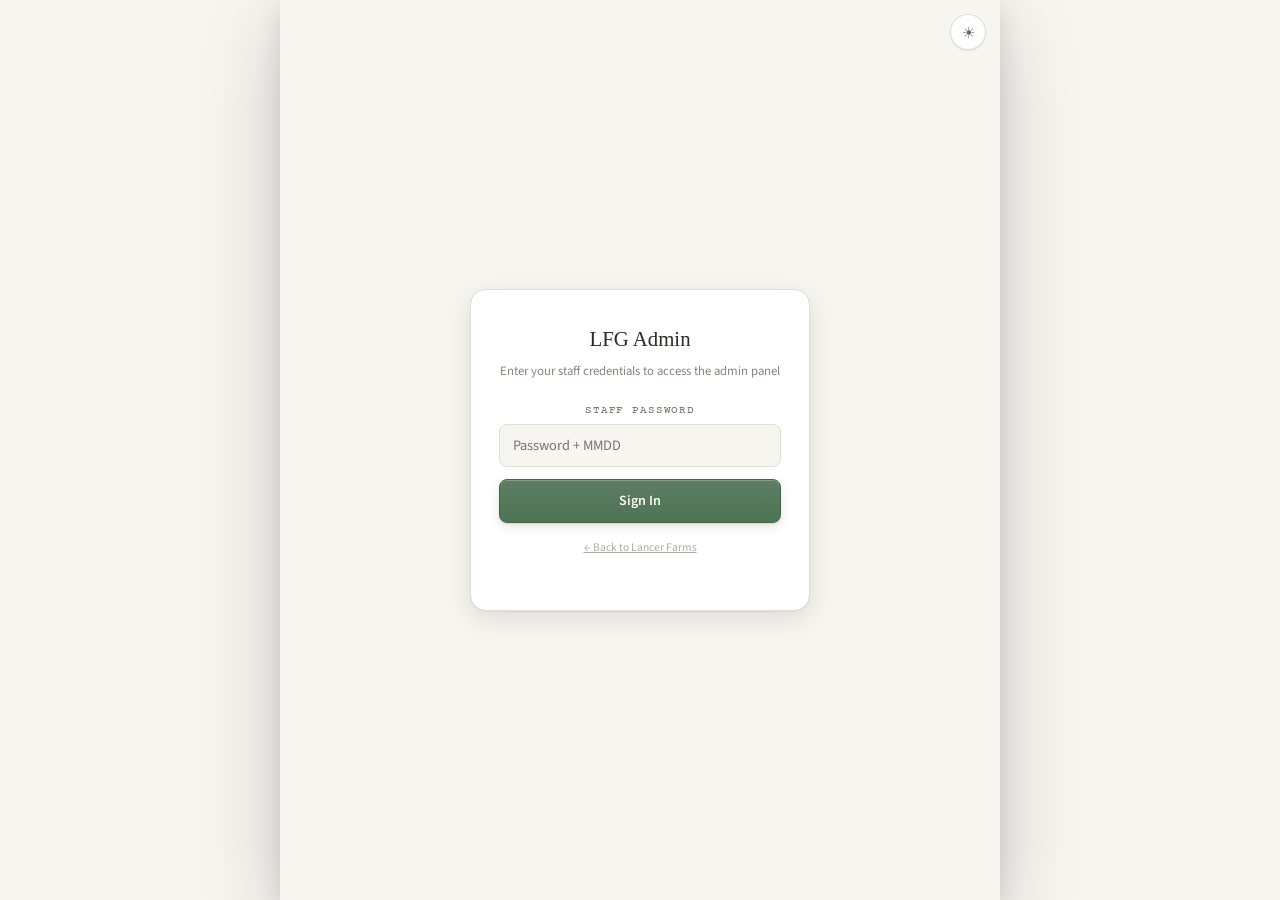
<file: admin.html>
<!DOCTYPE html>
<html lang="en">
<head>
<meta charset="UTF-8">
<meta name="viewport" content="width=device-width, initial-scale=1.0, maximum-scale=1.0">
<title>LFG Admin — Lancer Farms</title>
<link rel="stylesheet" href="lfg-theme.css">
<script>
(function(){try{
  var m = localStorage.getItem('lfg-mode');
  if (m === 'dark') document.documentElement.setAttribute('data-mode', 'dark');
}catch(e){}})();
</script>
<style>
  @import url('https://fonts.googleapis.com/css2?family=IM+Fell+English:ital@0;1&family=Source+Sans+3:wght@300;400;600&family=Courier+Prime&display=swap');

  body { display:flex; align-items:flex-start; justify-content:center; background:var(--bg); margin:0; }

  .shell { width:100%; max-width:720px; min-height:100vh; background:var(--bg); color:var(--ink); display:flex; flex-direction:column; box-shadow:0 24px 80px rgba(0,0,0,0.18),0 8px 24px rgba(0,0,0,0.10); margin:0 auto; }
  [data-mode="dark"] .shell { box-shadow:0 24px 80px rgba(0,0,0,0.7); }

  .admin-header { background:var(--surface); padding:14px 24px 0; border-bottom:var(--border-w) solid var(--card-border); position:sticky; top:0; z-index:50; }
  .admin-header-top { display:flex; align-items:center; justify-content:space-between; padding-bottom:10px; }
  .admin-header h1 { font-family:'IM Fell English',serif; font-size:1.3rem; color:var(--ink); margin:0; display:flex; align-items:center; gap:10px; }
  .admin-header h1 span { font-size:0.68rem; font-family:'Courier Prime',monospace; opacity:0.6; text-transform:uppercase; letter-spacing:0.08em; font-style:normal; }
  .admin-header-controls { display:flex; gap:8px; align-items:center; }

  .tab-bar { display:flex; gap:2px; overflow-x:auto; }
  .tab-btn { font-family:'Courier Prime',monospace; font-size:0.72rem; text-transform:uppercase; letter-spacing:0.06em; padding:10px 16px; border:none; background:none; color:var(--ink-soft); opacity:0.65; cursor:pointer; border-bottom:2px solid transparent; white-space:nowrap; transition:opacity 150ms cubic-bezier(0.4,0,0.2,1), color 150ms cubic-bezier(0.4,0,0.2,1); }
  .tab-btn.active { opacity:1; color:var(--ink); border-bottom-color:var(--accent); }
  .tab-btn:hover { opacity:0.9; }

  .tab-panel { display:none; flex:1; padding:24px; flex-direction:column; gap:16px; }
  .tab-panel.active { display:flex; }

  .card { background:var(--card); border:var(--border-w) solid var(--card-border); border-radius:12px; padding:20px; display:flex; flex-direction:column; gap:12px; box-shadow:0 1px 2px rgba(0,0,0,0.05), 0 3px 10px rgba(0,0,0,0.06); }
  [data-mode="dark"] .card { box-shadow:0 1px 2px rgba(0,0,0,0.18), 0 3px 10px rgba(0,0,0,0.20); }
  .card h3 { font-family:'IM Fell English',serif; font-size:1.05rem; color:var(--ink); margin:0; }

  .form-group { display:flex; flex-direction:column; gap:5px; }
  .form-group label { font-size:0.68rem; text-transform:uppercase; letter-spacing:0.08em; color:var(--ink-soft); font-family:'Courier Prime',monospace; }
  .form-group input, .form-group select, .form-group textarea { background:var(--bg); border:var(--border-w) solid var(--card-border); border-radius:8px; padding:10px 13px; font-size:0.9rem; font-family:inherit; color:var(--ink); outline:none; transition:border-color 150ms cubic-bezier(0.4,0,0.2,1); }
  .form-group input:focus, .form-group select:focus, .form-group textarea:focus { border-color:var(--accent-2); }
  .form-group textarea { resize:vertical; min-height:72px; }

  .form-row { display:grid; grid-template-columns:1fr 1fr; gap:12px; }
  @media(max-width:520px){ .form-row { grid-template-columns:1fr; } }

  /* ── Buttons — same layered-shadow language as the main site,
     sized for admin's compact/dense action buttons ───────── */
  .btn {
    display:inline-flex; align-items:center; justify-content:center; gap:8px;
    border:1px solid transparent; border-radius:8px;
    padding:11px 20px; font-size:0.88rem; font-weight:600; letter-spacing:-0.01em;
    font-family:var(--font-body); cursor:pointer; user-select:none;
    transition:transform 180ms cubic-bezier(0.4,0,0.2,1), box-shadow 180ms cubic-bezier(0.4,0,0.2,1), background 180ms cubic-bezier(0.4,0,0.2,1);
  }
  .btn:active { transform:translateY(0) scale(0.98); transition-duration:100ms; }

  .btn-primary {
    background:linear-gradient(180deg, color-mix(in srgb, var(--accent) 100%, white 8%), var(--accent));
    color:var(--on-accent);
    border-color:color-mix(in srgb, var(--accent) 100%, black 14%);
    box-shadow:0 1px 2px rgba(0,0,0,0.10), 0 4px 12px rgba(0,0,0,0.10), inset 0 1px 0 rgba(255,255,255,0.25);
  }
  [data-mode="dark"] .btn-primary { box-shadow:0 1px 2px rgba(0,0,0,0.18), 0 4px 12px rgba(0,0,0,0.20), inset 0 1px 0 rgba(255,255,255,0.10); }
  .btn-primary:hover { transform:translateY(-1px); background:linear-gradient(180deg, color-mix(in srgb, var(--accent) 100%, white 14%), color-mix(in srgb, var(--accent) 100%, white 4%)); }
  .btn-primary:active { background:var(--accent); box-shadow:inset 0 1px 4px rgba(0,0,0,0.22); }

  .btn-danger {
    background:linear-gradient(180deg, color-mix(in srgb, var(--alert) 100%, white 8%), var(--alert));
    color:var(--on-alert);
    border-color:color-mix(in srgb, var(--alert) 100%, black 14%);
    font-family:var(--font-body); font-size:0.78rem; padding:7px 14px;
    box-shadow:0 1px 2px rgba(0,0,0,0.10), 0 2px 8px rgba(0,0,0,0.10), inset 0 1px 0 rgba(255,255,255,0.20);
  }
  [data-mode="dark"] .btn-danger { box-shadow:0 1px 2px rgba(0,0,0,0.18), 0 2px 8px rgba(0,0,0,0.18), inset 0 1px 0 rgba(255,255,255,0.08); }
  .btn-danger:hover { transform:translateY(-1px); background:linear-gradient(180deg, color-mix(in srgb, var(--alert) 100%, white 14%), color-mix(in srgb, var(--alert) 100%, white 4%)); }
  .btn-danger:active { background:var(--alert); box-shadow:inset 0 1px 3px rgba(0,0,0,0.20); }

  .btn-success {
    background:linear-gradient(180deg, #4a9355, #3a7d44);
    color:#fff; border-color:#2e6537;
    font-family:var(--font-body); font-size:0.78rem; padding:7px 14px;
    box-shadow:0 1px 2px rgba(0,0,0,0.10), 0 2px 8px rgba(0,0,0,0.10), inset 0 1px 0 rgba(255,255,255,0.20);
  }
  [data-mode="dark"] .btn-success { box-shadow:0 1px 2px rgba(0,0,0,0.18), 0 2px 8px rgba(0,0,0,0.18), inset 0 1px 0 rgba(255,255,255,0.08); }
  .btn-success:hover { transform:translateY(-1px); background:linear-gradient(180deg, #56a161, #4a9355); }
  .btn-success:active { background:#3a7d44; box-shadow:inset 0 1px 3px rgba(0,0,0,0.20); }

  .btn-ghost {
    background:transparent; color:var(--ink);
    border:1px solid color-mix(in srgb, var(--ink) 26%, transparent);
    font-family:var(--font-body);
    box-shadow:0 1px 2px rgba(0,0,0,0.05), inset 0 1px 0 rgba(255,255,255,0.15);
  }
  [data-mode="dark"] .btn-ghost { box-shadow:0 1px 2px rgba(0,0,0,0.10), inset 0 1px 0 rgba(255,255,255,0.04); }
  .btn-ghost:hover { transform:translateY(-1px); background:color-mix(in srgb, var(--ink) 6%, transparent); border-color:color-mix(in srgb, var(--ink) 40%, transparent); }
  .btn-ghost:active { background:color-mix(in srgb, var(--ink) 10%, transparent); box-shadow:inset 0 1px 3px rgba(0,0,0,0.12); }

  .btn:disabled { cursor:not-allowed; opacity:0.5; transform:none; box-shadow:none; }

  .section-label { font-family:'Courier Prime',monospace; font-size:0.65rem; text-transform:uppercase; letter-spacing:0.1em; color:var(--ink-soft); opacity:0.7; padding-left:2px; }

  .data-list { display:flex; flex-direction:column; gap:8px; }

  .data-row { background:var(--surface); border:var(--border-w) solid var(--card-border); border-radius:8px; padding:12px 16px; display:flex; justify-content:space-between; align-items:flex-start; gap:12px; }
  .data-row.overdue { border-color:var(--alert); }
  .data-row .row-main { flex:1; min-width:0; }
  .data-row .row-title { font-size:0.92rem; font-weight:600; color:var(--ink); }
  .data-row .row-sub { font-size:0.72rem; color:var(--ink-soft); opacity:0.8; margin-top:3px; font-family:'Courier Prime',monospace; }
  .data-row .row-actions { display:flex; gap:6px; flex-shrink:0; align-items:center; flex-wrap:wrap; justify-content:flex-end; }

  .badge { font-family:'Courier Prime',monospace; font-size:0.6rem; text-transform:uppercase; letter-spacing:0.06em; padding:2px 7px; border-radius:4px; }
  .badge-new { background:var(--accent); color:var(--on-accent); }
  .badge-done { background:var(--card-border); color:var(--ink-soft); }
  .badge-urgent { background:var(--alert); color:var(--on-alert); }
  .badge-overdue { background:var(--alert); color:var(--on-alert); }
  .badge-routine { background:var(--surface); border:1px solid var(--card-border); color:var(--ink-soft); }
  .badge-recurring { background:var(--accent-2,#4a7c59); color:#fff; }
  .badge-due { background:#2d6a4f; color:#fff; }

  .empty-state { text-align:center; padding:32px; color:var(--ink-soft); opacity:0.6; font-size:0.85rem; font-style:italic; }

  .toast { position:fixed; bottom:24px; left:50%; transform:translateX(-50%) translateY(80px); background:var(--surface); color:var(--ink); padding:12px 22px; border-radius:24px; font-size:0.85rem; font-family:'Courier Prime',monospace; transition:transform 0.3s ease; z-index:999; white-space:nowrap; border:var(--border-w) solid var(--card-border); box-shadow:0 4px 16px rgba(0,0,0,0.12); }
  [data-mode="dark"] .toast { box-shadow:0 4px 16px rgba(0,0,0,0.35); }
  .toast.show { transform:translateX(-50%) translateY(0); }

  .spinner { display:inline-block; width:14px; height:14px; border:2px solid var(--card-border); border-top-color:var(--accent); border-radius:50%; animation:spin 0.6s linear infinite; vertical-align:middle; margin-right:6px; }
  @keyframes spin { to { transform:rotate(360deg); } }

  .auth-wall { flex:1; display:flex; align-items:center; justify-content:center; padding:40px 24px; position:relative; }
  .auth-card { background:var(--card); border:var(--border-w) solid var(--card-border); border-radius:16px; padding:32px 28px; max-width:340px; width:100%; text-align:center; box-shadow:0 1px 2px rgba(0,0,0,0.06), 0 8px 28px rgba(0,0,0,0.10); }
  [data-mode="dark"] .auth-card { box-shadow:0 1px 2px rgba(0,0,0,0.20), 0 8px 28px rgba(0,0,0,0.30); }
  .auth-card h2 { font-family:'IM Fell English',serif; font-size:1.3rem; margin:0 0 6px; }
  .auth-card p { font-size:0.8rem; color:var(--ink-soft); opacity:0.8; margin:0 0 20px; }

  .inventory-grid { display:grid; grid-template-columns:1fr 1fr; gap:8px; }
  @media(max-width:480px){ .inventory-grid { grid-template-columns:1fr; } }

  .inv-card { background:var(--surface); border:var(--border-w) solid var(--card-border); border-radius:8px; padding:14px; display:flex; flex-direction:column; gap:4px; }
  .inv-card.low { border-color:var(--alert); }
  .inv-card .inv-name { font-size:0.88rem; font-weight:600; color:var(--ink); }
  .inv-card .inv-qty { font-family:'Courier Prime',monospace; font-size:1.4rem; color:var(--ink); }
  .inv-card.low .inv-qty { color:var(--alert); }
  .inv-card .inv-sub { font-size:0.68rem; color:var(--ink-soft); opacity:0.7; }

  .recurring-fields { display:none; flex-direction:column; gap:12px; padding:14px; background:var(--surface); border-radius:8px; border:var(--border-w) solid var(--card-border); }
  .recurring-fields.visible { display:flex; }

  .day-checkboxes { display:flex; gap:8px; flex-wrap:wrap; }
  .day-check { display:flex; align-items:center; gap:5px; font-size:0.82rem; color:var(--ink); }
  .day-check input { width:15px; height:15px; accent-color:var(--accent); cursor:pointer; }

  .completed-by-field { display:none; }
  .completed-by-field.visible { display:flex; }

  .name-prompt { background:var(--surface); border:var(--border-w) solid var(--card-border); border-radius:12px; padding:16px; display:none; flex-direction:column; gap:10px; margin-top:4px; }
  .name-prompt.visible { display:flex; }
  .name-prompt p { font-size:0.82rem; color:var(--ink-soft); margin:0; }

  /* ── Mode toggle (light/dark) — matches index.html's control ── */
  .mode-toggle {
    width:36px; height:36px; border-radius:50%;
    background:var(--card); color:var(--ink-soft);
    border:var(--border-w) solid var(--card-border);
    font-size:15px; cursor:pointer; line-height:1;
    display:flex; align-items:center; justify-content:center; flex-shrink:0;
    box-shadow:0 1px 2px rgba(0,0,0,0.08), inset 0 1px 0 rgba(255,255,255,0.4);
    transition:transform 180ms cubic-bezier(0.4,0,0.2,1), box-shadow 180ms cubic-bezier(0.4,0,0.2,1), background 180ms cubic-bezier(0.4,0,0.2,1), color 180ms cubic-bezier(0.4,0,0.2,1);
  }
  [data-mode="dark"] .mode-toggle { box-shadow:0 1px 2px rgba(0,0,0,0.20), inset 0 1px 0 rgba(255,255,255,0.05); }
  .mode-toggle:hover { transform:translateY(-1px); color:var(--ink); box-shadow:0 3px 8px rgba(0,0,0,0.12), inset 0 1px 0 rgba(255,255,255,0.4); }
  .mode-toggle:active { transform:translateY(0) scale(0.94); box-shadow:inset 0 1px 3px rgba(0,0,0,0.18); transition-duration:100ms; }
</style>
</head>
<body>
<div class="shell" id="shell">

  <!-- AUTH WALL -->
  <div class="auth-wall" id="auth-wall">
    <button class="mode-toggle" onclick="toggleMode()" aria-label="Toggle dark mode" style="position:absolute;top:14px;right:14px;">☀</button>
    <div class="auth-card">
      <h2>LFG Admin</h2>
      <p>Enter your staff credentials to access the admin panel</p>
      <div class="form-group" style="margin-bottom:12px;">
        <label>Staff Password</label>
        <input type="password" id="auth-pw" placeholder="Password + MMDD" autocomplete="off">
      </div>
      <button class="btn btn-primary" style="width:100%;" onclick="doAuth()">Sign In</button>
      <p style="margin-top:16px;font-size:0.72rem;opacity:0.55;">
        <a href="/" style="color:var(--ink-soft);">← Back to Lancer Farms</a>
      </p>
    </div>
  </div>

  <!-- MAIN UI -->
  <div id="main-ui" style="display:none;flex-direction:column;flex:1;">

    <div class="admin-header">
      <div class="admin-header-top">
        <h1>🌿 LFG Admin <span>Lancer Farms &amp; Gardens</span></h1>
        <div class="admin-header-controls">
          <button class="mode-toggle" onclick="toggleMode()" aria-label="Toggle dark mode">☀</button>
        </div>
      </div>
      <div class="tab-bar">
        <button class="tab-btn active" onclick="switchTab('tasks',this)">Tasks</button>
        <button class="tab-btn" onclick="switchTab('inventory',this)">Inventory</button>
        <button class="tab-btn" onclick="switchTab('beds',this)">Beds</button>
        <button class="tab-btn" onclick="switchTab('requests',this)">Requests</button>
        <button class="tab-btn" onclick="switchTab('reports',this)">Reports</button>
        <button class="tab-btn" onclick="switchTab('log',this)">Field Log</button>
      </div>
    </div>

    <!-- ═══════════ TASKS ═══════════ -->
    <div class="tab-panel active" id="tab-tasks">
      <div class="card">
        <h3>Add a Task</h3>
        <div class="form-row">
          <div class="form-group">
            <label>Task Description *</label>
            <input type="text" id="t-task" placeholder="e.g. Water all Zone 2 beds">
          </div>
          <div class="form-group">
            <label>Location</label>
            <select id="t-location">
              <option value="">Not bed-specific</option>
              <option value="FARM">General Farm</option>
              <option value="SEED">Seed Station</option>
              <option value="ORCH">Orchard</option>
              <option value="COMP">Compost</option>
              <optgroup label="Zone 1"><option>1A</option><option>1B</option><option>1C</option><option>1D</option><option>1E</option><option>1F</option><option>1G</option><option>1H</option></optgroup>
              <optgroup label="Zone 2"><option>2A</option><option>2B</option><option>2C</option><option>2D</option><option>2E</option><option>2F</option></optgroup>
              <optgroup label="Zone 3"><option>3A</option><option>3B</option><option>3C</option><option>3D</option><option>3E</option><option>3F</option><option>3G</option></optgroup>
            </select>
          </div>
        </div>
        <div class="form-row">
          <div class="form-group">
            <label>Notes</label>
            <input type="text" id="t-notes" placeholder="Optional details">
          </div>
          <div class="form-group">
            <label>Frequency</label>
            <select id="t-frequency" onchange="toggleRecurring()">
              <option value="one-time">One-time</option>
              <option value="recurring">Recurring</option>
            </select>
          </div>
        </div>

        <!-- RECURRING OPTIONS -->
        <div class="recurring-fields" id="recurring-fields">
          <div class="form-group">
            <label>Schedule</label>
            <select id="t-schedule" onchange="toggleDayPicker()">
              <option value="daily">Every day</option>
              <option value="weekly">Once a week</option>
              <option value="biweekly">Multiple days per week</option>
            </select>
          </div>
          <div class="form-group" id="day-picker-single" style="display:none;">
            <label>Which day?</label>
            <select id="t-due-day-single">
              <option>Monday</option><option>Tuesday</option><option>Wednesday</option>
              <option>Thursday</option><option>Friday</option><option>Saturday</option><option>Sunday</option>
            </select>
          </div>
          <div class="form-group" id="day-picker-multi" style="display:none;">
            <label>Which days?</label>
            <div class="day-checkboxes">
              <label class="day-check"><input type="checkbox" value="Monday"> Mon</label>
              <label class="day-check"><input type="checkbox" value="Tuesday"> Tue</label>
              <label class="day-check"><input type="checkbox" value="Wednesday"> Wed</label>
              <label class="day-check"><input type="checkbox" value="Thursday"> Thu</label>
              <label class="day-check"><input type="checkbox" value="Friday"> Fri</label>
              <label class="day-check"><input type="checkbox" value="Saturday"> Sat</label>
              <label class="day-check"><input type="checkbox" value="Sunday"> Sun</label>
            </div>
          </div>
        </div>

        <button class="btn btn-primary" onclick="addTask()">Add Task</button>
      </div>

      <div class="section-label">Current Tasks</div>
      <div class="data-list" id="tasks-list"><div class="empty-state"><span class="spinner"></span> Loading…</div></div>

      <!-- NAME PROMPT for completing tasks -->
      <div class="name-prompt" id="name-prompt">
        <p>Who is completing this task?</p>
        <div class="form-group">
          <input type="text" id="completer-name" placeholder="Your first name">
        </div>
        <div style="display:flex;gap:8px;">
          <button class="btn btn-success" style="flex:1;font-family:'IM Fell English',serif;font-size:0.88rem;padding:11px;" onclick="confirmComplete()">✓ Mark Done</button>
          <button class="btn btn-ghost" style="font-size:0.82rem;" onclick="cancelComplete()">Cancel</button>
        </div>
      </div>
    </div>

    <!-- ═══════════ INVENTORY ═══════════ -->
    <div class="tab-panel" id="tab-inventory">
      <div class="card">
        <h3>Add / Update Item</h3>
        <div class="form-row">
          <div class="form-group">
            <label>Item Name *</label>
            <input type="text" id="inv-name" placeholder="e.g. Compost bags">
          </div>
          <div class="form-group">
            <label>Category</label>
            <select id="inv-cat">
              <option>Soil &amp; Amendments</option>
              <option>Seeds &amp; Starts</option>
              <option>Irrigation</option>
              <option>Hand Tools</option>
              <option>Power Equipment</option>
              <option>Other</option>
            </select>
          </div>
        </div>
        <div class="form-row">
          <div class="form-group">
            <label>Quantity</label>
            <input type="number" id="inv-qty" placeholder="0" min="0">
          </div>
          <div class="form-group">
            <label>Unit</label>
            <input type="text" id="inv-unit" placeholder="bags / units / rolls">
          </div>
        </div>
        <div class="form-row">
          <div class="form-group">
            <label>Par Level (reorder point)</label>
            <input type="number" id="inv-par" placeholder="0" min="0">
          </div>
          <div class="form-group">
            <label>Notes</label>
            <input type="text" id="inv-notes" placeholder="Storage location, vendor…">
          </div>
        </div>
        <button class="btn btn-primary" onclick="addInventoryItem()">Save Item</button>
      </div>

      <div class="section-label">Current Inventory</div>
      <div id="inventory-list"><div class="empty-state"><span class="spinner"></span> Loading…</div></div>
    </div>

    <!-- ═══════════ BEDS ═══════════ -->
    <div class="tab-panel" id="tab-beds">
      <div class="card">
        <h3>Update a Bed</h3>
        <div class="form-row">
          <div class="form-group">
            <label>Bed *</label>
            <select id="bed-id">
              <optgroup label="Zone 1"><option>1A</option><option>1B</option><option>1C</option><option>1D</option><option>1E</option><option>1F</option><option>1G</option><option>1H</option></optgroup>
              <optgroup label="Zone 2"><option>2A</option><option>2B</option><option>2C</option><option>2D</option><option>2E</option><option>2F</option></optgroup>
              <optgroup label="Zone 3"><option>3A</option><option>3B</option><option>3C</option><option>3D</option><option>3E</option><option>3F</option><option>3G</option></optgroup>
            </select>
          </div>
          <div class="form-group">
            <label>Manager Name</label>
            <input type="text" id="bed-manager" placeholder="First Last">
          </div>
        </div>
        <div class="form-row">
          <div class="form-group">
            <label>Date Planted</label>
            <input type="date" id="bed-planted">
          </div>
          <div class="form-group">
            <label>Est. Harvest Date</label>
            <input type="date" id="bed-harvest">
          </div>
        </div>
        <div class="form-group">
          <label>Bible Passage or Blessing</label>
          <textarea id="bed-blessing" placeholder="The verse displayed on this bed's page…"></textarea>
        </div>
        <div class="form-group">
          <label>Reference (e.g. Psalm 24:1)</label>
          <input type="text" id="bed-ref" placeholder="Psalm 24:1">
        </div>
        <button class="btn btn-primary" onclick="saveBed()">Save Bed</button>
      </div>

      <div class="section-label">All Beds</div>
      <div class="data-list" id="beds-list"><div class="empty-state"><span class="spinner"></span> Loading…</div></div>
    </div>

    <!-- ═══════════ REQUESTS ═══════════ -->
    <div class="tab-panel" id="tab-requests">
      <div class="card">
        <h3>Submit a Request</h3>
        <div class="form-row">
          <div class="form-group">
            <label>Your Name *</label>
            <input type="text" id="req-name" placeholder="First Last">
          </div>
          <div class="form-group">
            <label>Type</label>
            <select id="req-type">
              <option>Resupply</option><option>Repair</option><option>Planting Assistance</option><option>Infrastructure</option><option>Other</option>
            </select>
          </div>
        </div>
        <div class="form-row">
          <div class="form-group">
            <label>Bed or Zone</label>
            <select id="req-bed">
              <option value="">Not bed-specific</option>
              <optgroup label="Zone 1"><option>1A</option><option>1B</option><option>1C</option><option>1D</option><option>1E</option><option>1F</option><option>1G</option><option>1H</option></optgroup>
              <optgroup label="Zone 2"><option>2A</option><option>2B</option><option>2C</option><option>2D</option><option>2E</option><option>2F</option></optgroup>
              <optgroup label="Zone 3"><option>3A</option><option>3B</option><option>3C</option><option>3D</option><option>3E</option><option>3F</option><option>3G</option></optgroup>
            </select>
          </div>
          <div class="form-group">
            <label>Priority</label>
            <select id="req-priority">
              <option>Normal — within the week</option><option>Urgent — within 48 hours</option><option>Low — when available</option>
            </select>
          </div>
        </div>
        <div class="form-group">
          <label>What do you need? *</label>
          <textarea id="req-note" placeholder="Describe what's needed…"></textarea>
        </div>
        <button class="btn btn-primary" onclick="submitRequest()">Submit Request</button>
      </div>

      <div class="section-label">Open Requests</div>
      <div class="data-list" id="requests-list"><div class="empty-state"><span class="spinner"></span> Loading…</div></div>
    </div>

    <!-- ═══════════ REPORTS ═══════════ -->
    <div class="tab-panel" id="tab-reports">
      <div class="section-label">Open Damage Reports</div>
      <div class="data-list" id="reports-list"><div class="empty-state"><span class="spinner"></span> Loading…</div></div>

      <div class="card" style="margin-top:8px;">
        <h3>Submit a Report</h3>
        <div class="form-row">
          <div class="form-group">
            <label>Your Name</label>
            <input type="text" id="rpt-name" placeholder="First name">
          </div>
          <div class="form-group">
            <label>Bed or Area</label>
            <select id="rpt-bed">
              <option value="FARM">General Farm</option>
              <optgroup label="Zone 1"><option>1A</option><option>1B</option><option>1C</option><option>1D</option><option>1E</option><option>1F</option><option>1G</option><option>1H</option></optgroup>
              <optgroup label="Zone 2"><option>2A</option><option>2B</option><option>2C</option><option>2D</option><option>2E</option><option>2F</option></optgroup>
              <optgroup label="Zone 3"><option>3A</option><option>3B</option><option>3C</option><option>3D</option><option>3E</option><option>3F</option><option>3G</option></optgroup>
            </select>
          </div>
        </div>
        <div class="form-group">
          <label>Issue Type</label>
          <select id="rpt-type">
            <option>Damaged structure or materials</option><option>Pest or disease signs</option><option>Irrigation problem</option><option>Vandalism</option><option>Other</option>
          </select>
        </div>
        <div class="form-group">
          <label>Description *</label>
          <textarea id="rpt-desc" placeholder="Describe what you observed…"></textarea>
        </div>
        <button class="btn btn-primary" onclick="submitReport()">Submit Report</button>
      </div>
    </div>

    <!-- ═══════════ FIELD LOG ═══════════ -->
    <div class="tab-panel" id="tab-log">
      <div class="card">
        <h3>Add Log Entry</h3>
        <div class="form-row">
          <div class="form-group">
            <label>Location</label>
            <select id="log-loc">
              <option value="FARM">General Farm</option><option value="SEED">Seed Station</option><option value="ORCH">Orchard</option><option value="COMP">Compost</option>
              <optgroup label="Zone 1"><option>1A</option><option>1B</option><option>1C</option><option>1D</option><option>1E</option><option>1F</option><option>1G</option><option>1H</option></optgroup>
              <optgroup label="Zone 2"><option>2A</option><option>2B</option><option>2C</option><option>2D</option><option>2E</option><option>2F</option></optgroup>
              <optgroup label="Zone 3"><option>3A</option><option>3B</option><option>3C</option><option>3D</option><option>3E</option><option>3F</option><option>3G</option></optgroup>
            </select>
          </div>
          <div class="form-group" style="align-self:flex-end;">
            <button class="btn btn-primary" onclick="submitLog()" style="width:100%;">Add Entry</button>
          </div>
        </div>
        <div class="form-group">
          <label>What did you observe or do? *</label>
          <textarea id="log-note" placeholder="Transplanted seedlings, watered Zone 2, spotted aphids on 2C…"></textarea>
        </div>
      </div>

      <div class="section-label">Recent Log Entries</div>
      <div class="data-list" id="log-list"><div class="empty-state"><span class="spinner"></span> Loading…</div></div>
    </div>

  </div><!-- /main-ui -->
</div><!-- /shell -->

<div class="toast" id="toast"></div>

<script>
const API = 'https://script.google.com/macros/s/AKfycbwseMinOKfwzdSoxkL89o7YtGq2KrOD0FDemKwgkIsVhK-JU7lhGfOVAuDvUv3Qiefz_Q/exec';
const BASE_PASSWORD = 'Godisgood';
let adminPw = '';
let pendingComplete = null; // { taskName, location, isRecurring }

/* ── LIGHT / DARK MODE ── */
function toggleMode() {
  const html = document.documentElement;
  const isDark = html.getAttribute('data-mode') === 'dark';
  const next = isDark ? 'light' : 'dark';
  if (next === 'light') { html.removeAttribute('data-mode'); } else { html.setAttribute('data-mode', 'dark'); }
  try { localStorage.setItem('lfg-mode', next); } catch(e) {}
  updateModeIcons();
}
function updateModeIcons() {
  const isDark = document.documentElement.getAttribute('data-mode') === 'dark';
  document.querySelectorAll('.mode-toggle').forEach(btn => { btn.textContent = isDark ? '🌙' : '☀'; });
}

/* ── AUTH ── */
function doAuth() {
  const pw = document.getElementById('auth-pw').value.trim();
  const mmdd = pw.slice(BASE_PASSWORD.length);
  if (!pw.startsWith(BASE_PASSWORD) || !/^\d{4}$/.test(mmdd)) { showToast('Incorrect password'); return; }
  adminPw = pw;
  sessionStorage.setItem('adminToken', pw);
  document.getElementById('auth-wall').style.display = 'none';
  const mu = document.getElementById('main-ui');
  mu.style.display = 'flex';
  loadAll();
}

window.addEventListener('DOMContentLoaded', () => {
  updateModeIcons();
  const saved = sessionStorage.getItem('adminToken');
  if (saved) {
    const mmdd = saved.slice(BASE_PASSWORD.length);
    if (saved.startsWith(BASE_PASSWORD) && /^\d{4}$/.test(mmdd)) {
      adminPw = saved;
      document.getElementById('auth-wall').style.display = 'none';
      document.getElementById('main-ui').style.display = 'flex';
      loadAll();
    }
  }
  document.getElementById('auth-pw').addEventListener('keydown', e => { if (e.key === 'Enter') doAuth(); });
});

/* ── TABS ── */
function switchTab(name, btn) {
  document.querySelectorAll('.tab-panel').forEach(p => p.classList.remove('active'));
  document.querySelectorAll('.tab-btn').forEach(b => b.classList.remove('active'));
  document.getElementById('tab-' + name).classList.add('active');
  if (btn) btn.classList.add('active');
}

/* ── LOAD ALL ── */
function loadAll() { loadTasks(); loadInventory(); loadBeds(); loadRequests(); loadReports(); loadLog(); }

/* ── UTILS ── */
function showToast(msg) {
  const t = document.getElementById('toast');
  t.textContent = msg; t.classList.add('show');
  setTimeout(() => t.classList.remove('show'), 2800);
}
function fmtDate(iso) {
  if (!iso) return '—';
  try { return new Date(iso).toLocaleDateString('en-US', { month:'short', day:'numeric', year:'numeric' }); }
  catch(e) { return String(iso).slice(0,10); }
}
function now() { return new Date().toISOString(); }
async function api(params) {
  const res = await fetch(API + '?' + new URLSearchParams(params));
  return res.json();
}
async function post(body) {
  const res = await fetch(API, { method:'POST', body: JSON.stringify({ ...body, password: adminPw, timestamp: now() }) });
  return res.json();
}
function esc(s) {
  const d = document.createElement('div');
  d.appendChild(document.createTextNode(String(s || '')));
  return d.innerHTML;
}

/* ── RECURRING FORM LOGIC ── */
function toggleRecurring() {
  const freq = document.getElementById('t-frequency').value;
  const fields = document.getElementById('recurring-fields');
  if (freq === 'recurring') {
    fields.classList.add('visible');
    toggleDayPicker();
  } else {
    fields.classList.remove('visible');
  }
}

function toggleDayPicker() {
  const schedule = document.getElementById('t-schedule').value;
  document.getElementById('day-picker-single').style.display = schedule === 'weekly' ? '' : 'none';
  document.getElementById('day-picker-multi').style.display = schedule === 'biweekly' ? '' : 'none';
}

function getDueDay() {
  const schedule = document.getElementById('t-schedule').value;
  if (schedule === 'weekly') return document.getElementById('t-due-day-single').value;
  if (schedule === 'biweekly') {
    const checked = [...document.querySelectorAll('#day-picker-multi input:checked')].map(cb => cb.value);
    return checked.join(',');
  }
  return '';
}

/* ════════════════════════════════
   TASKS
════════════════════════════════ */
/* ════════════════════════════════ TASKS ════════════════════════════════ */
async function loadTasks() {
  const box = document.getElementById('tasks-list');
  try {
    const data = await api({ view: 'tasks' });
    const tasks = (data.ok && data.tasks) ? data.tasks : [];

    if (!tasks.length) {
      box.innerHTML = '<div class="empty-state">No active tasks — add one above.</div>';
      return;
    }

    box.innerHTML = tasks.map((t, i) => {
      // Remapped to use lower-case sheet fields processed by readTab
      const freq = String(t.DueDate || '').toLowerCase(); // Col F holds 'recurring'
      const isRecurring = freq === 'recurring';
      const overdue = t._overdue === true || t._overdue === 'true';
      const doneToday = t._doneToday === true || t._doneToday === 'true';
      
      const schedule = String(t.Status || '').toLowerCase(); // Col G holds 'weekly', 'daily'
      const dueDay = String(t.SnoozeUntil || '');           // Col H holds days like 'Monday'
      const lastDone = String(t.StatusDateEntered || '');   // Col I tracks completions
      
      let scheduleLabel = '';
      if (isRecurring) {
        if (schedule === 'daily') scheduleLabel = 'Daily';
        else if (schedule === 'weekly') scheduleLabel = 'Every ' + dueDay;
        else if (schedule === 'biweekly') scheduleLabel = dueDay.split(',').join(' & ');
      }

      let statusBadge = '';
      if (isRecurring && overdue) statusBadge = '<span class="badge badge-overdue">Overdue</span>';
      else if (isRecurring && doneToday) statusBadge = '<span class="badge badge-done">Done today</span>';
      else if (isRecurring) statusBadge = '<span class="badge badge-recurring">Recurring</span>';
      else {
        // Remapped from t.Type to t.DueDate column matching field
        const type = String(t.DueDate || 'routine').toLowerCase();
        statusBadge = type === 'urgent' ? '<span class="badge badge-urgent">Urgent</span>' : '<span class="badge badge-routine">One-time</span>';
      }

      const subParts = [];
      if (t.BedID) subParts.push(esc(t.BedID)); // Remapped to your BedID (Col B)
      if (t.TaskDetail) subParts.push(esc(t.TaskDetail)); // Remapped to TaskDetail (Col D)
      if (isRecurring && scheduleLabel) subParts.push(scheduleLabel);
      if (isRecurring && lastDone) subParts.push('Last done: ' + fmtDate(lastDone));

      return `<div class="data-row ${overdue ? 'overdue' : ''}" id="task-row-${i}">
        <div class="row-main">
          <!-- Fixed: Reads your actual TaskTitle text from Column C -->
          <div class="row-title">${esc(t.TaskTitle)}</div>
          ${subParts.length ? '<div class="row-sub">' + subParts.join(' · ') + '</div>' : ''}
        </div>
        <div class="row-actions">
          ${statusBadge}
          <button class="btn btn-success" onclick="promptComplete('${esc(t.TaskTitle)}','${esc(t.BedID||'')}',${isRecurring},${i})">✓ Done</button>
        </div>
      </div>`;
    }).join('');

  } catch(e) {
    box.innerHTML = '<div class="empty-state">Could not load tasks.</div>';
  }
}

function promptComplete(taskName, location, isRecurring, idx) {
  pendingComplete = { taskName, location, isRecurring, idx };
  const prompt = document.getElementById('name-prompt');
  prompt.classList.add('visible');
  document.getElementById('completer-name').value = '';
  document.getElementById('completer-name').focus();
  prompt.scrollIntoView({ behavior: 'smooth', block: 'nearest' });
}

function cancelComplete() {
  pendingComplete = null;
  document.getElementById('name-prompt').classList.remove('visible');
}

async function confirmComplete() {
  if (!pendingComplete) return;
  const name = document.getElementById('completer-name').value.trim();
  if (!name) { showToast('Please enter your name'); return; }
  const { taskName, location, isRecurring, idx } = pendingComplete;
  const row = document.getElementById('task-row-' + idx);
  if (row) row.style.opacity = '0.4';
  document.getElementById('name-prompt').classList.remove('visible');
  pendingComplete = null;
  try {
    await post({ action: 'completeTask', task: taskName, location, isRecurring, completedBy: name });
    showToast('Task logged — completed by ' + name);
    setTimeout(loadTasks, 800);
  } catch(e) { showToast('Could not log — check connection'); }
}

async function addTask() {
  const task = document.getElementById('t-task').value.trim();
  if (!task) { showToast('Task description is required'); return; }
  const freq = document.getElementById('t-frequency').value;
  const location = document.getElementById('t-location').value;
  const notes = document.getElementById('t-notes').value.trim();
  let schedule = '', dueDay = '';
  if (freq === 'recurring') {
    schedule = document.getElementById('t-schedule').value;
    dueDay = getDueDay();
    if ((schedule === 'weekly' || schedule === 'biweekly') && !dueDay) {
      showToast('Please select at least one day'); return;
    }
  }
  showToast('Adding task…');
  try {
    const data = await post({ action: 'addTask', task, location, notes, frequency: freq, schedule, dueDay });
    if (data.ok) {
      showToast('Task added!');
      document.getElementById('t-task').value = '';
      document.getElementById('t-notes').value = '';
      document.getElementById('t-frequency').value = 'one-time';
      document.getElementById('recurring-fields').classList.remove('visible');
      loadTasks();
    } else showToast('Could not add — ' + (data.error || 'try again'));
  } catch(e) { showToast('Connection error'); }
}

/* ════════════════════════════════
   INVENTORY
════════════════════════════════ */
async function loadInventory() {
  const box = document.getElementById('inventory-list');
  try {
    const data = await api({ view: 'inventory' });
    const items = (data.ok && data.inventory) ? data.inventory : [];
    if (!items.length) { box.innerHTML = '<div class="empty-state">No inventory items yet — add one above.</div>'; return; }
    const groups = {};
    items.forEach(item => {
      const cat = String(item.Category || 'Other');
      if (!groups[cat]) groups[cat] = [];
      groups[cat].push(item);
    });
    let html = '';
    Object.keys(groups).forEach(cat => {
      html += `<div class="section-label" style="margin-top:12px;">${esc(cat)}</div><div class="inventory-grid" style="margin-top:6px;">`;
      groups[cat].forEach(item => {
        const qty = Number(item.Quantity || 0);
        const par = Number(item.Par || 0);
        const low = par > 0 && qty <= par;
        html += `<div class="inv-card ${low ? 'low' : ''}">
          <div class="inv-name">${esc(item.Item || item.Name || '—')}${low ? ' <span class="badge badge-urgent">Low</span>' : ''}</div>
          <div class="inv-qty">${qty}</div>
          <div class="inv-sub">${esc(item.Unit || '')}${par ? ' · Par: ' + par : ''}${item.Notes ? ' · ' + esc(item.Notes) : ''}</div>
        </div>`;
      });
      html += '</div>';
    });
    box.innerHTML = html;
  } catch(e) {
    box.innerHTML = '<div class="empty-state">No inventory yet — add an item to create it.</div>';
  }
}

async function addInventoryItem() {
  const name = document.getElementById('inv-name').value.trim();
  if (!name) { showToast('Item name is required'); return; }
  showToast('Saving…');
  try {
    const data = await post({
      action: 'addInventoryItem',
      name,
      quantity: document.getElementById('inv-qty').value,
      unit: document.getElementById('inv-unit').value.trim(),
      par: document.getElementById('inv-par').value,
      category: document.getElementById('inv-cat').value,
      notes: document.getElementById('inv-notes').value.trim()
    });
    if (data.ok) {
      showToast('Item saved!');
      ['inv-name','inv-qty','inv-unit','inv-par','inv-notes'].forEach(id => document.getElementById(id).value = '');
      loadInventory();
    } else showToast('Could not save — try again');
  } catch(e) { showToast('Connection error'); }
}

/* ════════════════════════════════
   BEDS
════════════════════════════════ */
async function loadBeds() {
  const box = document.getElementById('beds-list');
  try {
    const data = await api({ view: 'beds' });
    const beds = (data.ok && data.beds) ? data.beds : [];
    if (!beds.length) { box.innerHTML = '<div class="empty-state">No bed data yet.</div>'; return; }
    const keys = Object.keys(beds[0]);
    const idKey = keys.find(k => /^bed\s*id$/i.test(k) || /^bedid$/i.test(k) || /^id$/i.test(k)) || keys[0];
    const mgrKey = keys.find(k => /manager/i.test(k));
    const growKey = keys.find(k => /grow/i.test(k) || /crop/i.test(k));
    box.innerHTML = beds.map(b => {
      const id = String(b[idKey] || '');
      const mgr = mgrKey ? String(b[mgrKey] || '') : '';
      const grow = growKey ? String(b[growKey] || '') : '';
      return `<div class="data-row">
        <div class="row-main">
          <div class="row-title">Bed ${esc(id)}</div>
          <div class="row-sub">${grow ? esc(grow) : 'Nothing logged'}${mgr ? ' · ' + esc(mgr) : ''}</div>
        </div>
        <div class="row-actions">
          <button class="btn btn-ghost" style="font-size:0.75rem;padding:6px 12px;" onclick="prefillBed('${esc(id)}','${esc(mgr)}')">Edit</button>
        </div>
      </div>`;
    }).join('');
  } catch(e) { box.innerHTML = '<div class="empty-state">Could not load beds.</div>'; }
}

function prefillBed(id, mgr) {
  document.getElementById('bed-id').value = id;
  document.getElementById('bed-manager').value = mgr;
  switchTab('beds', document.querySelectorAll('.tab-btn')[2]);
  document.querySelector('#tab-beds .card').scrollIntoView({ behavior:'smooth' });
  showToast('Bed ' + id + ' loaded — update and save');
}

async function saveBed() {
  const bedId = document.getElementById('bed-id').value;
  if (!bedId) { showToast('Select a bed'); return; }
  showToast('Saving…');
  try {
    const data = await post({
      action: 'updateBed', bedId,
      fields: {
        Manager: document.getElementById('bed-manager').value,
        DatePlanted: document.getElementById('bed-planted').value,
        EstHarvest: document.getElementById('bed-harvest').value,
        Blessing: document.getElementById('bed-blessing').value,
        BlessingRef: document.getElementById('bed-ref').value
      }
    });
    if (data.ok) { showToast('Bed ' + bedId + ' updated!'); loadBeds(); }
    else showToast('Could not save — try again');
  } catch(e) { showToast('Connection error'); }
}

/* ════════════════════════════════
   REQUESTS
════════════════════════════════ */
async function loadRequests() {
  const box = document.getElementById('requests-list');
  try {
    const data = await api({ view: 'requests' });
    const reqs = (data.ok && data.requests) ? data.requests : [];
    if (!reqs.length) { box.innerHTML = '<div class="empty-state">No open requests.</div>'; return; }
    box.innerHTML = reqs.map(r => {
      const urgent = String(r.Priority || '').toLowerCase().includes('urgent');
      return `<div class="data-row">
        <div class="row-main">
          <div class="row-title">${esc(r.Type || 'Request')}${r.BedID ? ' — ' + esc(r.BedID) : ''}</div>
          <div class="row-sub">${esc(r.Note || '')} · ${esc(r.Name || '')} · ${fmtDate(r.Timestamp)}</div>
        </div>
        <div class="row-actions">
          ${urgent ? '<span class="badge badge-urgent">Urgent</span>' : '<span class="badge badge-routine">Normal</span>'}
        </div>
      </div>`;
    }).join('');
  } catch(e) { box.innerHTML = '<div class="empty-state">Could not load requests.</div>'; }
}

async function submitRequest() {
  const name = document.getElementById('req-name').value.trim();
  const note = document.getElementById('req-note').value.trim();
  if (!name || !note) { showToast('Name and description are required'); return; }
  showToast('Submitting…');
  try {
    const data = await post({
      action: 'addRequest', name,
      type: document.getElementById('req-type').value,
      bedId: document.getElementById('req-bed').value,
      note, priority: document.getElementById('req-priority').value
    });
    if (data.ok) {
      showToast('Request submitted!');
      document.getElementById('req-name').value = '';
      document.getElementById('req-note').value = '';
      loadRequests();
    } else showToast('Could not submit — try again');
  } catch(e) { showToast('Connection error'); }
}

/* ════════════════════════════════
   REPORTS
════════════════════════════════ */
async function loadReports() {
  const box = document.getElementById('reports-list');
  try {
    const data = await api({ view: 'reports' });
    const rpts = (data.ok && data.reports) ? data.reports : [];
    const open = rpts.filter(r => String(r.Status || '').toLowerCase() !== 'resolved');
    if (!open.length) { box.innerHTML = '<div class="empty-state">No open reports — all clear! ✓</div>'; return; }
    box.innerHTML = open.map(r => `<div class="data-row">
      <div class="row-main">
        <div class="row-title">${esc(r.Type || 'Report')}${r.BedID ? ' — Bed ' + esc(r.BedID) : ''}</div>
        <div class="row-sub">${esc(r.Description || '')} · ${fmtDate(r.Timestamp)}</div>
      </div>
      <div class="row-actions"><span class="badge badge-new">Open</span></div>
    </div>`).join('');
  } catch(e) { box.innerHTML = '<div class="empty-state">Could not load reports.</div>'; }
}

async function submitReport() {
  const desc = document.getElementById('rpt-desc').value.trim();
  if (!desc) { showToast('Description is required'); return; }
  showToast('Submitting…');
  try {
    const data = await post({
      action: 'addReport',
      bedId: document.getElementById('rpt-bed').value,
      type: document.getElementById('rpt-type').value,
      description: desc,
      name: document.getElementById('rpt-name').value.trim()
    });
    if (data.ok) { showToast('Report submitted!'); document.getElementById('rpt-desc').value = ''; loadReports(); }
    else showToast('Could not submit — try again');
  } catch(e) { showToast('Connection error'); }
}

/* ════════════════════════════════
   FIELD LOG
════════════════════════════════ */
async function loadLog() {
  const box = document.getElementById('log-list');
  try {
    const data = await api({ view: 'log' });
    const log = (data.ok && data.log) ? data.log : [];
    if (!log.length) { box.innerHTML = '<div class="empty-state">No log entries yet.</div>'; return; }
    const LOCS = { SEED:'Seed Station', ORCH:'Orchard', COMP:'Compost', FARM:'General Farm' };
    box.innerHTML = log.slice(0, 30).map(en => {
      const loc = String(en.BedID || en.Location || en.Where || '');
      const label = LOCS[loc] || (loc ? 'Bed ' + loc : 'Farm');
      const note = String(en.What || en.Note || '');
      const who = String(en.Who || en.LoggedBy || '');
      const when = en.When || en.LoggedAt || en.Timestamp || '';
      return `<div class="data-row">
        <div class="row-main">
          <div class="row-title">${esc(note)}</div>
          <div class="row-sub">${esc(label)}${who && who !== 'staff' ? ' · ' + esc(who) : ''} · ${fmtDate(when)}</div>
        </div>
      </div>`;
    }).join('');
  } catch(e) { box.innerHTML = '<div class="empty-state">Could not load log.</div>'; }
}

async function submitLog() {
  const note = document.getElementById('log-note').value.trim();
  if (!note) { showToast('Write a note first'); return; }
  showToast('Saving…');
  try {
    const data = await post({ action: 'addLog', location: document.getElementById('log-loc').value, note });
    if (data.ok) { showToast('Logged!'); document.getElementById('log-note').value = ''; loadLog(); }
    else showToast('Could not save — try again');
  } catch(e) { showToast('Connection error'); }
}
</script>
</body>
</html>
</file>
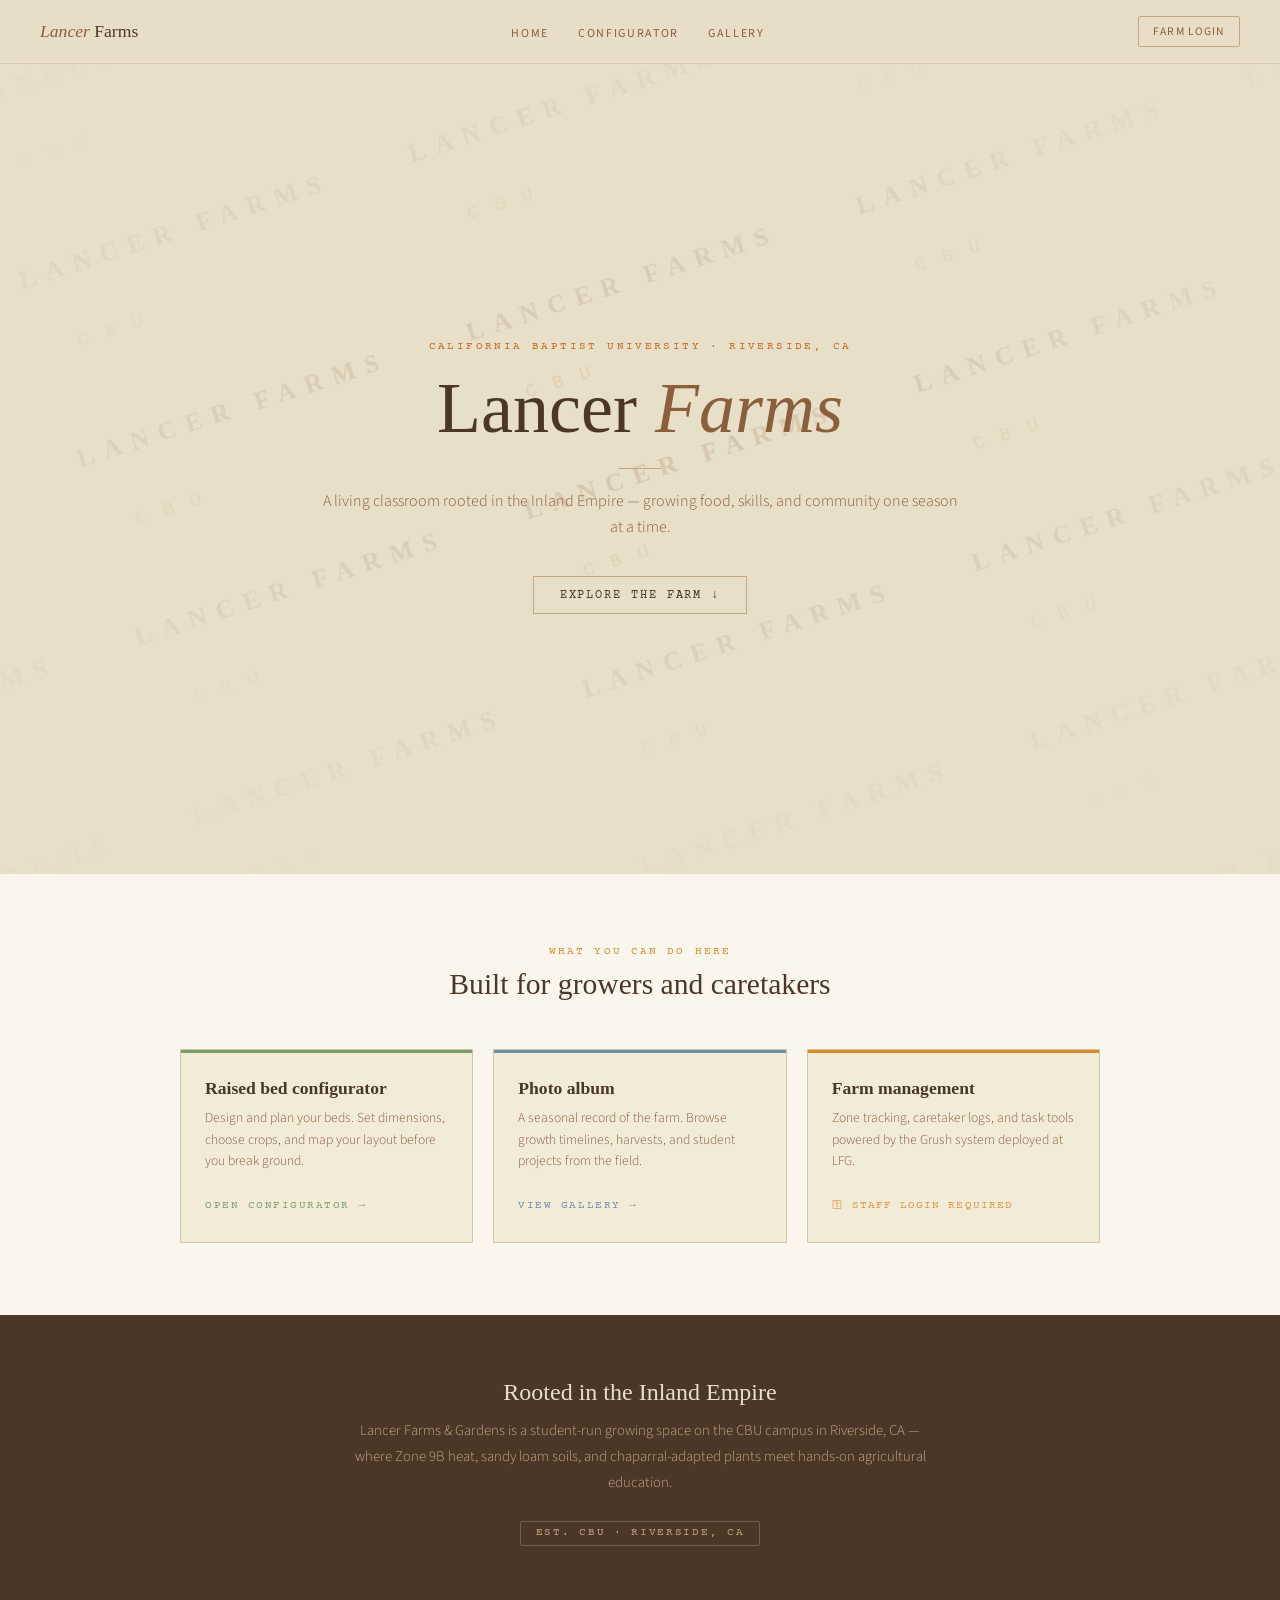
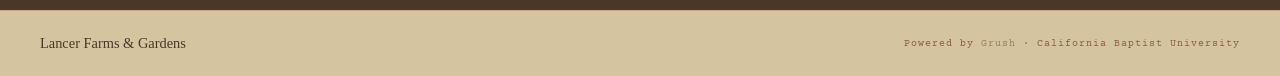
<file: LancerFarms index.html>
<!DOCTYPE html>
<html lang="en">
<head>
  <meta charset="UTF-8" />
  <meta name="viewport" content="width=device-width, initial-scale=1.0" />
  <title>Lancer Farms & Gardens · CBU</title>
  <meta name="description" content="A living classroom rooted in the Inland Empire — growing food, skills, and community at California Baptist University." />
  <link href="https://fonts.googleapis.com/css2?family=Courier+Prime&family=Source+Sans+3:wght@300;400&display=swap" rel="stylesheet" />
  <style>
    *, *::before, *::after { box-sizing: border-box; margin: 0; padding: 0; }

    :root {
      --dry-grass: #E8DFC8;
      --straw:     #D4C5A0;
      --sandstone: #C4A882;
      --manzanita: #8B5E3C;
      --oak:       #4A3728;
      --sage:      #7A9E6E;
      --poppy:     #C4651A;
      --gold:      #D4892A;
      --sky:       #6B8FA8;
      --cream-card: #F2EBD8;
      --cream-light: #FAF6EE;
    }

    body {
      font-family: 'Source Sans 3', Georgia, sans-serif;
      background: var(--dry-grass);
      color: var(--oak);
    }

    /* ── NAV ── */
    nav {
      position: sticky;
      top: 0;
      z-index: 100;
      display: flex;
      align-items: center;
      justify-content: space-between;
      padding: 1rem 2.5rem;
      background: rgba(232,223,200,0.94);
      border-bottom: 1px solid rgba(196,168,130,0.4);
      backdrop-filter: blur(6px);
    }
    .nav-brand {
      font-family: Georgia, serif;
      font-size: 1.1rem;
      color: var(--oak);
      text-decoration: none;
    }
    .nav-brand em { font-style: italic; color: var(--manzanita); }
    .nav-links { display: flex; gap: 1.8rem; list-style: none; }
    .nav-links a {
      font-size: 0.75rem;
      letter-spacing: 0.14em;
      text-transform: uppercase;
      color: var(--manzanita);
      text-decoration: none;
    }
    .nav-links a:hover { color: var(--oak); }
    .nav-login {
      font-size: 0.72rem;
      letter-spacing: 0.1em;
      text-transform: uppercase;
      border: 1px solid var(--sandstone);
      color: var(--manzanita);
      padding: 0.38rem 0.9rem;
      text-decoration: none;
      border-radius: 2px;
      transition: background 0.2s;
    }
    .nav-login:hover { background: rgba(139,94,60,0.08); }

    /* ── HERO ── */
    .hero {
      position: relative;
      min-height: 90vh;
      display: flex;
      align-items: center;
      justify-content: center;
      overflow: hidden;
      padding: 5rem 2rem 4rem;
      text-align: center;
    }
    .watermark-bg {
      position: absolute;
      inset: 0;
      overflow: hidden;
      z-index: 0;
    }
    .watermark-bg svg {
      position: absolute;
      inset: -10%;
      width: 120%;
      height: 120%;
    }
    .hero-vignette {
      position: absolute;
      inset: 0;
      z-index: 1;
      background: radial-gradient(
        ellipse 70% 55% at 50% 45%,
        rgba(232,223,200,0.25) 0%,
        rgba(232,223,200,0.60) 55%,
        rgba(232,223,200,0.92) 100%
      );
    }
    .hero-content {
      position: relative;
      z-index: 2;
      max-width: 640px;
    }
    .hero-eyebrow {
      font-family: 'Courier Prime', Courier, monospace;
      font-size: 0.68rem;
      letter-spacing: 0.22em;
      text-transform: uppercase;
      color: var(--poppy);
      margin-bottom: 1rem;
    }
    .hero-title {
      font-family: Georgia, serif;
      font-size: clamp(2.8rem, 6vw, 4.5rem);
      font-weight: 400;
      line-height: 1.1;
      color: var(--oak);
      margin-bottom: 0.5rem;
    }
    .hero-title em { font-style: italic; color: var(--manzanita); }
    .hero-rule {
      width: 44px;
      height: 1px;
      background: var(--sandstone);
      margin: 1.2rem auto;
    }
    .hero-sub {
      font-size: 1rem;
      font-weight: 300;
      color: var(--manzanita);
      line-height: 1.65;
      margin-bottom: 2.2rem;
    }
    .hero-cta {
      display: inline-block;
      font-family: 'Courier Prime', Courier, monospace;
      font-size: 0.75rem;
      letter-spacing: 0.16em;
      text-transform: uppercase;
      color: var(--oak);
      border: 1px solid var(--sandstone);
      padding: 0.7rem 1.6rem;
      text-decoration: none;
      transition: background 0.2s, border-color 0.2s;
    }
    .hero-cta:hover { background: rgba(139,94,60,0.07); border-color: var(--manzanita); }

    /* ── FEATURES ── */
    .features {
      background: var(--cream-light);
      padding: 4.5rem 2.5rem;
    }
    .features-header { text-align: center; margin-bottom: 3rem; }
    .features-eyebrow {
      font-family: 'Courier Prime', Courier, monospace;
      font-size: 0.66rem;
      letter-spacing: 0.2em;
      text-transform: uppercase;
      color: var(--gold);
      margin-bottom: 0.6rem;
    }
    .features-title {
      font-family: Georgia, serif;
      font-size: 1.85rem;
      font-weight: 400;
      color: var(--oak);
    }
    .cards {
      display: grid;
      grid-template-columns: repeat(auto-fit, minmax(220px, 1fr));
      gap: 1.25rem;
      max-width: 920px;
      margin: 0 auto;
    }
    .card {
      background: var(--cream-card);
      border: 0.5px solid var(--straw);
      padding: 1.75rem 1.5rem;
      position: relative;
      transition: transform 0.2s;
      cursor: pointer;
    }
    .card:hover { transform: translateY(-2px); }
    .card-accent {
      position: absolute;
      top: 0; left: 0; right: 0;
      height: 3px;
    }
    .card-title {
      font-family: Georgia, serif;
      font-size: 1.1rem;
      color: var(--oak);
      margin-bottom: 0.5rem;
    }
    .card-desc {
      font-size: 0.85rem;
      color: var(--manzanita);
      line-height: 1.6;
      margin-bottom: 1.25rem;
      font-weight: 300;
    }
    .card-link {
      font-family: 'Courier Prime', Courier, monospace;
      font-size: 0.68rem;
      letter-spacing: 0.14em;
      text-transform: uppercase;
      text-decoration: none;
    }
    .card-lock {
      font-family: 'Courier Prime', Courier, monospace;
      font-size: 0.66rem;
      letter-spacing: 0.1em;
      text-transform: uppercase;
      color: var(--gold);
      opacity: 0.85;
    }

    /* ── ABOUT ── */
    .about {
      background: var(--oak);
      padding: 4rem 2.5rem;
      text-align: center;
    }
    .about-title {
      font-family: Georgia, serif;
      font-size: 1.5rem;
      font-weight: 400;
      color: var(--dry-grass);
      margin-bottom: 0.75rem;
    }
    .about-body {
      font-size: 0.92rem;
      font-weight: 300;
      color: var(--sandstone);
      line-height: 1.75;
      max-width: 580px;
      margin: 0 auto 1.5rem;
    }
    .about-badge {
      display: inline-block;
      font-family: 'Courier Prime', Courier, monospace;
      font-size: 0.66rem;
      letter-spacing: 0.16em;
      text-transform: uppercase;
      border: 1px solid rgba(196,168,130,0.35);
      color: var(--sandstone);
      padding: 0.35rem 0.9rem;
      border-radius: 2px;
    }

    /* ── FOOTER ── */
    footer {
      background: var(--straw);
      padding: 1.5rem 2.5rem;
      display: flex;
      align-items: center;
      justify-content: space-between;
      flex-wrap: wrap;
      gap: 0.75rem;
      border-top: 1px solid var(--sandstone);
    }
    .footer-brand {
      font-family: Georgia, serif;
      font-size: 0.9rem;
      color: var(--oak);
    }
    .footer-meta {
      font-family: 'Courier Prime', Courier, monospace;
      font-size: 0.63rem;
      letter-spacing: 0.1em;
      color: var(--manzanita);
      text-align: right;
    }
    .footer-meta a { color: var(--manzanita); text-decoration: none; opacity: 0.7; }

    /* ── RESPONSIVE ── */
    @media (max-width: 600px) {
      nav { padding: 0.85rem 1.25rem; }
      .nav-links { display: none; }
      .hero { min-height: 80vh; }
      .features { padding: 3rem 1.25rem; }
      .about { padding: 3rem 1.25rem; }
      footer { padding: 1.25rem; flex-direction: column; text-align: center; }
      .footer-meta { text-align: center; }
    }
  </style>
</head>
<body>

  <!-- NAV -->
  <nav>
    <a class="nav-brand" href="/"><em>Lancer</em> Farms</a>
    <ul class="nav-links">
      <li><a href="/">Home</a></li>
      <li><a href="/configurator.html">Configurator</a></li>
      <li><a href="/gallery.html">Gallery</a></li>
    </ul>
    <a class="nav-login" href="/login.html">Farm login</a>
  </nav>

  <!-- HERO -->
  <section class="hero">
    <div class="watermark-bg">
      <svg viewBox="0 0 900 700" xmlns="http://www.w3.org/2000/svg" preserveAspectRatio="xMidYMid slice">
        <defs>
          <pattern id="wm" x="0" y="0" width="240" height="110"
            patternUnits="userSpaceOnUse" patternTransform="rotate(-18)">
            <text x="8" y="40"
              font-family="Georgia, serif"
              font-size="15" font-weight="700" letter-spacing="6"
              fill="rgba(139,94,60,0.28)">LANCER FARMS</text>
            <text x="30" y="82"
              font-family="Courier, monospace"
              font-size="11" letter-spacing="10"
              fill="rgba(196,101,26,0.20)">CBU</text>
          </pattern>
        </defs>
        <rect width="100%" height="100%" fill="url(#wm)" />
      </svg>
    </div>
    <div class="hero-vignette"></div>
    <div class="hero-content">
      <p class="hero-eyebrow">California Baptist University · Riverside, CA</p>
      <h1 class="hero-title">Lancer <em>Farms</em></h1>
      <div class="hero-rule"></div>
      <p class="hero-sub">A living classroom rooted in the Inland Empire — growing food, skills, and community one season at a time.</p>
      <a class="hero-cta" href="#features">Explore the farm ↓</a>
    </div>
  </section>

  <!-- FEATURES -->
  <section class="features" id="features">
    <div class="features-header">
      <p class="features-eyebrow">What you can do here</p>
      <h2 class="features-title">Built for growers and caretakers</h2>
    </div>
    <div class="cards">

      <div class="card">
        <div class="card-accent" style="background:#7A9E6E;"></div>
        <h3 class="card-title">Raised bed configurator</h3>
        <p class="card-desc">Design and plan your beds. Set dimensions, choose crops, and map your layout before you break ground.</p>
        <a class="card-link" href="/configurator.html" style="color:#7A9E6E;">Open configurator →</a>
      </div>

      <div class="card">
        <div class="card-accent" style="background:#6B8FA8;"></div>
        <h3 class="card-title">Photo album</h3>
        <p class="card-desc">A seasonal record of the farm. Browse growth timelines, harvests, and student projects from the field.</p>
        <a class="card-link" href="/gallery.html" style="color:#6B8FA8;">View gallery →</a>
      </div>

      <div class="card">
        <div class="card-accent" style="background:#D4892A;"></div>
        <h3 class="card-title">Farm management</h3>
        <p class="card-desc">Zone tracking, caretaker logs, and task tools powered by the Grush system deployed at LFG.</p>
        <span class="card-lock">⚿ Staff login required</span>
      </div>

    </div>
  </section>

  <!-- ABOUT -->
  <section class="about">
    <h2 class="about-title">Rooted in the Inland Empire</h2>
    <p class="about-body">Lancer Farms & Gardens is a student-run growing space on the CBU campus in Riverside, CA — where Zone 9B heat, sandy loam soils, and chaparral-adapted plants meet hands-on agricultural education.</p>
    <span class="about-badge">Est. CBU · Riverside, CA</span>
  </section>

  <!-- FOOTER -->
  <footer>
    <span class="footer-brand">Lancer Farms & Gardens</span>
    <span class="footer-meta">Powered by <a href="https://getgrush.com">Grush</a> · California Baptist University</span>
  </footer>

</body>
</html>
</file>
<file: lfg-theme.css>
/* LANCER FARMS & GARDENS — THEME ENGINE v3
   Single palette ("spa" lineage), light mode default,
   dark mode as a manual per-visitor toggle via [data-mode].
   Replaces the old 5-mood-theme system (spa/meadow/ballpark/
   fire/mono) and the mood-box chooser — both removed.        */

/* ── Light mode (default) ──────────────────────────────── */
:root, [data-mode="light"] {
  --bg:        #F7F5F0;
  --surface:   #FFFFFF;
  --surface2:  #FFFFFF;
  --mist:      #ECE9E2;
  --ink:       #2A2A28;
  --ink-soft:  #6B6760;
  --accent:    #4F7355;
  --accent-2:  #7A9C7E;
  --on-accent: #FAFAF7;
  --alert:     #B85C2A;
  --on-alert:  #FDF1E8;
  --card:      #FFFFFF;
  --card-border: #E2DED4;

  --cat-explore: #3C7E89;
  --cat-act:     #B5651D;
  --cat-manage:  #4F6B53;
  --cat-entry:   #8C6A3F;

  --font-head: Georgia, serif;
  --font-body: 'Source Sans 3', 'Helvetica Neue', sans-serif;
  --radius:    10px;
  --border-w:  1.5px;
  --shadow:    0 2px 16px rgba(61,74,62,0.08);
}

/* ── Dark mode (manual toggle) ──────────────────────────── */
[data-mode="dark"] {
  --bg:        #2E2E2E;
  --surface:   #262626;
  --surface2:  #2E2E2E;
  --mist:      #3A3A3A;
  --ink:       #F0EDE6;
  --ink-soft:  #A8A39A;
  --accent:    #6B8F71;
  --accent-2:  #A8B89A;
  --on-accent: #F2F0EB;
  --alert:     #B85C2A;
  --on-alert:  #FDF1E8;
  --card:      #383838;
  --card-border: #4A4A4A;

  --cat-explore: #5FA8B0;
  --cat-act:     #C97A4A;
  --cat-manage:  #5C8A6E;
  --cat-entry:   #A8784F;

  --font-head: Georgia, serif;
  --font-body: 'Source Sans 3', 'Helvetica Neue', sans-serif;
  --radius:    10px;
  --border-w:  1.5px;
  --shadow:    0 2px 16px rgba(0,0,0,0.30);
}

/* ── Reset ──────────────────────────────────────────── */
*, *::before, *::after { box-sizing: border-box; margin: 0; padding: 0; }

html { background: var(--bg); }

body {
  font-family: var(--font-body);
  color: var(--ink);
  background: var(--bg);
  min-height: 100vh;
  font-size: max(14px, 1em);
  line-height: 1.6;
  transition: background-color .3s ease, color .3s ease;
}

h1, h2, h3 { font-family: var(--font-head); font-weight: 500; }

/* ── Overlay screens (mood + gate) ──────────────────── */
.overlay-screen {
  position: fixed; inset: 0;
  background: var(--bg);
  z-index: 100;
  display: flex;
  align-items: center;
  justify-content: center;
  padding: 20px;
  transition: opacity .4s ease, transform .4s ease;
}

.overlay-screen.leaving { opacity: 0; transform: scale(.96); pointer-events: none; }

.panel { width: 100%; max-width: 420px; text-align: center; }

/* ════════════════════════════════════════════════════════
   UNIFIED TOP NAV BAR
   Appears on every screen AFTER Guest/Staff is chosen.
   Contents differ by role — index.html toggles .nav-guest
   vs .nav-staff visibility based on session state.
   ════════════════════════════════════════════════════════ */
.top-nav {
  display: flex;
  align-items: center;
  justify-content: space-between;
  gap: 12px;
  width: 100%;
  max-width: 600px;
  box-sizing: border-box;
  padding: 10px 16px;
  margin: 0 auto 24px;
  background: var(--surface2);
  border-bottom: var(--border-w) solid var(--card-border);
  border-radius: var(--radius);
  position: sticky;
  top: 0;
  z-index: 40;
}

.top-nav-links {
  display: flex;
  align-items: center;
  gap: 4px;
}

.top-nav-links a {
  font-family: var(--font-body);
  font-size: 0.78rem;
  font-weight: 600;
  letter-spacing: -0.01em;
  color: var(--ink-soft);
  text-decoration: none;
  cursor: pointer;
  padding: 6px 10px;
white-space: nowrap;
border-radius: calc(var(--radius) - 4px);
  border-radius: calc(var(--radius) - 4px);
  transition: color 150ms cubic-bezier(0.4,0,0.2,1), background 150ms cubic-bezier(0.4,0,0.2,1);
}

.top-nav-links a:hover {
  color: var(--ink);
  background: color-mix(in srgb, var(--ink) 6%, transparent);
}

.top-nav-links a:active {
  transform: scale(0.97);
}

/* ── Mode toggle (light/dark) ───────────────────────── */
.mode-toggle {
  width: 36px; height: 36px; border-radius: 50%;
  background: var(--card); color: var(--ink-soft);
  border: var(--border-w) solid var(--card-border);
  font-size: 15px; cursor: pointer; line-height: 1;
  display: flex; align-items: center; justify-content: center;
  flex-shrink: 0;

  box-shadow:
    0 1px 2px rgba(0, 0, 0, 0.08),
    inset 0 1px 0 rgba(255, 255, 255, 0.4);

  transition:
    transform 180ms cubic-bezier(0.4, 0, 0.2, 1),
    box-shadow 180ms cubic-bezier(0.4, 0, 0.2, 1),
    background 180ms cubic-bezier(0.4, 0, 0.2, 1),
    color 180ms cubic-bezier(0.4, 0, 0.2, 1);
}

[data-mode="dark"] .mode-toggle {
  box-shadow:
    0 1px 2px rgba(0, 0, 0, 0.20),
    inset 0 1px 0 rgba(255, 255, 255, 0.05);
}

.mode-toggle:hover {
  transform: translateY(-1px);
  color: var(--ink);
  box-shadow:
    0 3px 8px rgba(0, 0, 0, 0.12),
    inset 0 1px 0 rgba(255, 255, 255, 0.4);
}

.mode-toggle:active {
  transform: translateY(0) scale(0.94);
  box-shadow: inset 0 1px 3px rgba(0, 0, 0, 0.18);
  transition-duration: 100ms;
}

.mode-toggle:focus-visible {
  outline: none;
  box-shadow:
    0 1px 2px rgba(0, 0, 0, 0.08),
    0 0 0 3px color-mix(in srgb, var(--accent) 35%, transparent);
}

/* ── Sound mute control ─────────────────────────────── */
.audio-mute {
  width: 36px; height: 36px; border-radius: 50%;
  background: var(--card); color: var(--ink-soft);
  border: var(--border-w) solid var(--card-border);
  font-size: 14px; cursor: pointer; line-height: 1;
  display: flex; align-items: center; justify-content: center;
  flex-shrink: 0;

  box-shadow:
    0 1px 2px rgba(0, 0, 0, 0.08),
    inset 0 1px 0 rgba(255, 255, 255, 0.4);

  transition:
    transform 180ms cubic-bezier(0.4, 0, 0.2, 1),
    box-shadow 180ms cubic-bezier(0.4, 0, 0.2, 1),
    background 180ms cubic-bezier(0.4, 0, 0.2, 1),
    color 180ms cubic-bezier(0.4, 0, 0.2, 1);
}

[data-mode="dark"] .audio-mute {
  box-shadow:
    0 1px 2px rgba(0, 0, 0, 0.20),
    inset 0 1px 0 rgba(255, 255, 255, 0.05);
}

.audio-mute:hover {
  transform: translateY(-1px);
  color: var(--ink);
  box-shadow:
    0 3px 8px rgba(0, 0, 0, 0.12),
    inset 0 1px 0 rgba(255, 255, 255, 0.4);
}

.audio-mute:active {
  transform: translateY(0) scale(0.94);
  box-shadow: inset 0 1px 3px rgba(0, 0, 0, 0.18);
  transition-duration: 100ms;
}

.audio-mute:focus-visible {
  outline: none;
  box-shadow:
    0 1px 2px rgba(0, 0, 0, 0.08),
    0 0 0 3px color-mix(in srgb, var(--ink) 28%, transparent);
}

.audio-mute.is-muted {
  opacity: 0.65;
}

/* ════════════════════════════════════════════════════════
   BUTTONS
   Layered natural shadows + soft directional gradient +
   micro-interactions. Replaces the old flat .btn system
   and the sitewide box-shadow:0 0 20px white glow.
   ════════════════════════════════════════════════════════ */

.submit-btn,
.manage-btn,
.upload-btn,
.login-block button {
  display: inline-flex;
  align-items: center;
  justify-content: center;
  gap: 10px;

  background: linear-gradient(
    180deg,
    color-mix(in srgb, var(--accent) 100%, white 8%),
    var(--accent)
  );
  color: var(--on-accent);
  border: 1px solid color-mix(in srgb, var(--accent) 100%, black 14%);
  border-radius: var(--radius);

  font-family: var(--font-body);
  font-weight: 600;
  font-size: 1rem;
  letter-spacing: -0.01em;
  padding: 16px;
  width: 100%;

  cursor: pointer;
  text-decoration: none;
  user-select: none;
  -webkit-font-smoothing: antialiased;

  box-shadow:
    0 1px 2px rgba(0, 0, 0, 0.10),
    0 4px 12px rgba(0, 0, 0, 0.10),
    inset 0 1px 0 rgba(255, 255, 255, 0.25);

  transition:
    transform 180ms cubic-bezier(0.4, 0, 0.2, 1),
    box-shadow 180ms cubic-bezier(0.4, 0, 0.2, 1),
    background 180ms cubic-bezier(0.4, 0, 0.2, 1),
    border-color 180ms cubic-bezier(0.4, 0, 0.2, 1);
}

[data-mode="dark"] .submit-btn,
[data-mode="dark"] .manage-btn,
[data-mode="dark"] .upload-btn,
[data-mode="dark"] .login-block button {
  box-shadow:
    0 1px 2px rgba(0, 0, 0, 0.18),
    0 4px 12px rgba(0, 0, 0, 0.20),
    inset 0 1px 0 rgba(255, 255, 255, 0.10);
}

.submit-btn:hover,
.manage-btn:hover,
.upload-btn:hover,
.login-block button:hover {
  transform: translateY(-1px);
  background: linear-gradient(
    180deg,
    color-mix(in srgb, var(--accent) 100%, white 14%),
    color-mix(in srgb, var(--accent) 100%, white 4%)
  );
  box-shadow:
    0 2px 4px rgba(0, 0, 0, 0.12),
    0 8px 20px rgba(0, 0, 0, 0.14),
    inset 0 1px 0 rgba(255, 255, 255, 0.30);
}

[data-mode="dark"] .submit-btn:hover,
[data-mode="dark"] .manage-btn:hover,
[data-mode="dark"] .upload-btn:hover,
[data-mode="dark"] .login-block button:hover {
  box-shadow:
    0 2px 4px rgba(0, 0, 0, 0.22),
    0 8px 20px rgba(0, 0, 0, 0.24),
    inset 0 1px 0 rgba(255, 255, 255, 0.14);
}

.submit-btn:active,
.manage-btn:active,
.upload-btn:active,
.login-block button:active {
  transform: translateY(0) scale(0.98);
  background: var(--accent);
  box-shadow:
    inset 0 1px 4px rgba(0, 0, 0, 0.22),
    inset 0 1px 0 rgba(255, 255, 255, 0.08);
  transition-duration: 100ms;
}

.submit-btn:focus-visible,
.manage-btn:focus-visible,
.upload-btn:focus-visible,
.login-block button:focus-visible {
  outline: none;
  box-shadow:
    0 1px 2px rgba(0, 0, 0, 0.10),
    0 4px 12px rgba(0, 0, 0, 0.10),
    inset 0 1px 0 rgba(255, 255, 255, 0.25),
    0 0 0 3px color-mix(in srgb, var(--accent) 38%, transparent);
}

.submit-btn:disabled,
.manage-btn:disabled,
.upload-btn:disabled,
.login-block button:disabled {
  cursor: not-allowed;
  opacity: 0.5;
  transform: none;
  box-shadow: none;
  background: var(--mist);
  border-color: var(--card-border);
  color: var(--ink-soft);
}

/* Plain secondary/cancel buttons (inline-styled in index.html
   today) — class added so they share the same interaction
   language without the accent fill. Apply class="btn-text" to
   replace the ad-hoc inline styles on Cancel-type buttons. */
.btn-text {
  background: none;
  border: none;
  color: var(--ink-soft);
  font-size: 0.88rem;
  font-family: var(--font-body);
  font-weight: 600;
  letter-spacing: -0.01em;
  cursor: pointer;
  text-align: center;
  padding: 10px;
  border-radius: calc(var(--radius) - 4px);
  transition:
    color 150ms cubic-bezier(0.4, 0, 0.2, 1),
    background 150ms cubic-bezier(0.4, 0, 0.2, 1),
    transform 150ms cubic-bezier(0.4, 0, 0.2, 1);
}

.btn-text:hover {
  color: var(--ink);
  background: color-mix(in srgb, var(--ink) 6%, transparent);
}

.btn-text:active {
  transform: scale(0.97);
}

/* ════════════════════════════════════════════════════════
   OPTION CARDS — 4 functional categories
   Explore/Read: no left border, --cat-explore icon color
   Act/Log, Manage, Entry: colored left border + icon color
   ════════════════════════════════════════════════════════ */

.option-card {
  background: var(--card);
  border: var(--border-w) solid var(--card-border);
  border-radius: var(--radius);
  padding: 16px 18px;
  cursor: pointer;
  display: flex;
  align-items: center;
  gap: 16px;
  text-decoration: none;
  color: var(--ink);

  box-shadow:
    0 1px 2px rgba(0, 0, 0, 0.05),
    0 3px 8px rgba(0, 0, 0, 0.05),
    inset 0 1px 0 rgba(255, 255, 255, 0.5);

  transition:
    transform 180ms cubic-bezier(0.4, 0, 0.2, 1),
    box-shadow 180ms cubic-bezier(0.4, 0, 0.2, 1),
    border-color 180ms cubic-bezier(0.4, 0, 0.2, 1);
}

[data-mode="dark"] .option-card {
  box-shadow:
    0 1px 2px rgba(0, 0, 0, 0.15),
    0 3px 8px rgba(0, 0, 0, 0.18),
    inset 0 1px 0 rgba(255, 255, 255, 0.06);
}

.option-card:hover {
  transform: translateY(-1px);
  border-color: color-mix(in srgb, var(--ink) 20%, var(--card-border));
  box-shadow:
    0 2px 4px rgba(0, 0, 0, 0.06),
    0 6px 16px rgba(0, 0, 0, 0.08),
    inset 0 1px 0 rgba(255, 255, 255, 0.6);
}

[data-mode="dark"] .option-card:hover {
  box-shadow:
    0 2px 4px rgba(0, 0, 0, 0.20),
    0 6px 16px rgba(0, 0, 0, 0.24),
    inset 0 1px 0 rgba(255, 255, 255, 0.09);
}

.option-card:active {
  transform: translateY(0) scale(0.99);
  box-shadow:
    inset 0 1px 3px rgba(0, 0, 0, 0.10),
    inset 0 1px 0 rgba(255, 255, 255, 0.3);
  transition-duration: 100ms;
}

[data-mode="dark"] .option-card:active {
  box-shadow: inset 0 1px 3px rgba(0, 0, 0, 0.30);
}

.option-card:focus-visible {
  outline: none;
  box-shadow:
    0 1px 2px rgba(0, 0, 0, 0.05),
    0 3px 8px rgba(0, 0, 0, 0.05),
    inset 0 1px 0 rgba(255, 255, 255, 0.5),
    0 0 0 3px color-mix(in srgb, var(--accent) 35%, transparent);
}

.option-card .card-icon {
  flex-shrink: 0;
  width: 28px;
  height: 28px;
  display: flex;
  align-items: center;
  justify-content: center;
}

.option-card .card-icon svg { display: block; }

.option-card .card-text h3 { font-size: 1rem; font-weight: 600; color: var(--ink); }
.option-card .card-text p { font-size: 0.78rem; color: var(--ink-soft); margin-top: 2px; opacity: 0.9; }

/* Category: Act/Log */
.option-card.cat-act { border-left: 3px solid var(--cat-act); }
.option-card.cat-act .card-icon svg { stroke: var(--cat-act); }

/* Category: Manage */
.option-card.cat-manage { border-left: 3px solid var(--cat-manage); }
.option-card.cat-manage .card-icon svg { stroke: var(--cat-manage); }

/* Category: Entry/Access */
.option-card.cat-entry { border-left: 3px solid var(--cat-entry); }
.option-card.cat-entry .card-icon svg { stroke: var(--cat-entry); }

/* Category: Explore/Read — no left border, icon color only */
.option-card.cat-explore .card-icon svg { stroke: var(--cat-explore); }

/* Primary card variant (landing screen "Staff" card uses both
   .cat-entry and .primary together) keeps its solid accent fill */
.option-card.primary {
  background: linear-gradient(
    180deg,
    color-mix(in srgb, var(--accent) 100%, white 8%),
    var(--accent)
  );
  border-color: color-mix(in srgb, var(--accent) 100%, black 14%);
}
.option-card.primary .card-text h3 { color: var(--on-accent); }
.option-card.primary .card-text p { color: var(--on-accent); opacity: 0.85; }
.option-card.primary .card-icon svg { stroke: var(--on-accent); }

/* ── Hero / login / about blocks — drop the old white glow,
   use the same restrained shadow language as cards ───────── */
.hero-block {
  background: var(--surface);
  border-radius: var(--radius);
  padding: 32px 24px 28px;
  text-align: center;
  margin-bottom: 8px;
}
.hero-block .farm-emblem { font-size: 3rem; margin-bottom: 10px; display: block; }
.hero-block h2 { font-family: var(--font-head); font-size: 1.6rem; color: var(--ink); line-height: 1.2; margin-bottom: 6px; }
.hero-block p { font-size: 0.82rem; color: var(--ink-soft); opacity: 0.85; font-style: italic; }

.section-label { font-family: 'Courier Prime', monospace; font-size: 0.68rem; text-transform: uppercase; letter-spacing: 0.1em; color: var(--ink-soft); opacity: 0.7; margin-bottom: -6px; padding-left: 2px; }

.login-block {
  background: var(--surface);
  border: var(--border-w) solid var(--card-border);
  border-radius: var(--radius);
  padding: 28px 24px;
  text-align: center;
  box-shadow:
    0 1px 2px rgba(0, 0, 0, 0.05),
    0 4px 14px rgba(0, 0, 0, 0.06);
}
[data-mode="dark"] .login-block {
  box-shadow:
    0 1px 2px rgba(0, 0, 0, 0.18),
    0 4px 14px rgba(0, 0, 0, 0.22);
}
.login-block h2 { font-family: var(--font-head); color: var(--ink); font-size: 1.3rem; margin-bottom: 6px; }
.login-block p { font-size: 0.8rem; color: var(--ink-soft); opacity: 0.85; margin-bottom: 20px; }
.login-block input { width: 100%; background: var(--bg); border: var(--border-w) solid var(--card-border); border-radius: 8px; padding: 12px 16px; font-size: 1rem; color: var(--ink); font-family: inherit; outline: none; margin-bottom: 12px; text-align: center; letter-spacing: 0.1em; }
.login-block input:focus { border-color: var(--accent-2); }

.form-group { display: flex; flex-direction: column; gap: 6px; }
.form-group label { font-size: 0.72rem; text-transform: uppercase; letter-spacing: 0.08em; color: var(--ink-soft); font-family: 'Courier Prime', monospace; }
.form-group input, .form-group select, .form-group textarea { background: var(--bg); border: var(--border-w) solid var(--card-border); border-radius: 8px; padding: 11px 14px; font-size: 0.92rem; font-family: inherit; color: var(--ink); outline: none; transition: border-color 0.15s; }
.form-group input:focus, .form-group select:focus, .form-group textarea:focus { border-color: var(--accent-2); }
.form-group textarea { resize: vertical; min-height: 80px; }

.blessing-block {
  background: var(--surface);
  border: var(--border-w) solid var(--card-border);
  border-radius: var(--radius);
  padding: 18px 20px;
  text-align: center;
}
.blessing-block p { font-family: var(--font-head); font-style: italic; font-size: 0.95rem; color: var(--ink); line-height: 1.6; }
.blessing-block cite { display: block; font-family: 'Courier Prime', monospace; font-size: 0.68rem; color: var(--ink-soft); opacity: 0.7; margin-top: 8px; font-style: normal; letter-spacing: 0.06em; }

.comment-feed { display: flex; flex-direction: column; gap: 10px; }
.comment-item { background: var(--card); border-radius: 8px; padding: 12px 14px; border: 1px solid var(--card-border); }
.comment-item .comment-meta { font-size: 0.68rem; color: var(--ink-soft); opacity: 0.7; font-family: 'Courier Prime', monospace; margin-bottom: 4px; }
.comment-item p { font-size: 0.85rem; color: var(--ink); line-height: 1.5; }

.info-row { background: var(--card); border-radius: 8px; padding: 12px 16px; border: 1px solid var(--card-border); display: flex; justify-content: space-between; align-items: center; }
.info-row .label { font-size: 0.72rem; text-transform: uppercase; letter-spacing: 0.06em; color: var(--ink-soft); opacity: 0.75; font-family: 'Courier Prime', monospace; }
.info-row .value { font-size: 0.92rem; font-weight: 600; color: var(--ink); text-align: right; max-width: 60%; }

.bed-header {
  background: linear-gradient(180deg, color-mix(in srgb, var(--accent) 100%, white 8%), var(--accent));
  color: var(--on-accent);
  padding: 20px 20px 16px;
  border-radius: var(--radius);
  box-shadow:
    0 1px 2px rgba(0, 0, 0, 0.10),
    0 4px 14px rgba(0, 0, 0, 0.12);
}
[data-mode="dark"] .bed-header {
  box-shadow:
    0 1px 2px rgba(0, 0, 0, 0.20),
    0 4px 14px rgba(0, 0, 0, 0.24);
}
.bed-header .bed-id { font-family: 'Courier Prime', monospace; font-size: 0.72rem; opacity: 0.85; text-transform: uppercase; letter-spacing: 0.1em; }
.bed-header h2 { font-family: var(--font-head); font-size: 1.4rem; margin: 4px 0 2px; }
.bed-header .bed-manager { font-size: 0.8rem; opacity: 0.9; }

.about-block { background: var(--card); border-radius: var(--radius); border: var(--border-w) solid var(--card-border); padding: 20px; }
.about-block h3 { font-family: var(--font-head); font-size: 1.1rem; color: var(--ink); margin-bottom: 10px; }
.about-block p { font-size: 0.88rem; color: var(--ink-soft); line-height: 1.65; }

.toast { position: fixed; bottom: 24px; left: 50%; transform: translateX(-50%) translateY(80px); background: var(--surface); color: var(--ink); padding: 12px 22px; border-radius: 24px; font-size: 0.85rem; font-family: 'Courier Prime', monospace; transition: transform 0.3s ease; z-index: 999; white-space: nowrap; border: var(--border-w) solid var(--card-border); box-shadow: 0 4px 16px rgba(0,0,0,0.12); }
[data-mode="dark"] .toast { box-shadow: 0 4px 16px rgba(0,0,0,0.35); }
.toast.show { transform: translateX(-50%) translateY(0); }

.photo-grid { display: grid; grid-template-columns: repeat(3,1fr); gap: 6px; }
.photo-thumb { position: relative; aspect-ratio: 1; border-radius: 8px; overflow: hidden; cursor: pointer; background: var(--mist); }
.photo-thumb img { width: 100%; height: 100%; object-fit: cover; display: block; }
.photo-thumb .bed-tag { position: absolute; bottom: 4px; left: 4px; background: rgba(0,0,0,0.6); color: #fff; font-family: 'Courier Prime', monospace; font-size: 0.6rem; padding: 2px 5px; border-radius: 4px; }
.photo-empty { background: var(--card); border: var(--border-w) dashed var(--card-border); border-radius: var(--radius); padding: 24px; text-align: center; color: var(--ink-soft); font-size: 0.82rem; opacity: 0.7; }
.zone-header { background: var(--surface); color: var(--ink); border: var(--border-w) solid var(--card-border); border-radius: var(--radius); padding: 10px 16px; font-family: var(--font-head); font-size: 1rem; display: flex; align-items: center; gap: 8px; }

.lightbox { display: none; position: fixed; inset: 0; background: rgba(0,0,0,0.92); z-index: 100; flex-direction: column; align-items: center; justify-content: center; padding: 20px; }
.lightbox.open { display: flex; }
.lightbox img { max-width: 100%; max-height: 70vh; border-radius: var(--radius); object-fit: contain; }
.lightbox-meta { margin-top: 14px; text-align: center; color: #fff; }
.lightbox-meta h3 { font-family: var(--font-head); font-size: 1rem; }
.lightbox-meta p { font-size: 0.75rem; opacity: 0.7; font-family: 'Courier Prime', monospace; margin-top: 4px; }
.lightbox-actions { display: flex; gap: 10px; margin-top: 16px; }
.lightbox-actions button { border: none; border-radius: 8px; padding: 10px 20px; font-size: 0.85rem; font-family: inherit; cursor: pointer; background: rgba(255,255,255,0.15); color: #fff; }

.upload-modal { display: none; position: fixed; inset: 0; background: rgba(0,0,0,0.6); z-index: 100; align-items: flex-end; justify-content: center; }
[data-mode="dark"] .upload-modal { background: rgba(0,0,0,0.85); }
.upload-modal.open { display: flex; }
.upload-sheet { background: var(--bg); border-radius: var(--radius) var(--radius) 0 0; padding: 24px 20px 36px; width: 100%; max-width: 420px; display: flex; flex-direction: column; gap: 14px; box-shadow: 0 -4px 24px rgba(0,0,0,0.12); }
[data-mode="dark"] .upload-sheet { box-shadow: 0 -4px 24px rgba(0,0,0,0.4); }
.upload-sheet h2 { font-family: var(--font-head); font-size: 1.2rem; color: var(--ink); text-align: center; }
.upload-preview { width: 100%; aspect-ratio: 4/3; background: var(--mist); border-radius: var(--radius); display: flex; align-items: center; justify-content: center; overflow: hidden; border: 2px dashed var(--card-border); cursor: pointer; position: relative; }
.upload-preview img { width: 100%; height: 100%; object-fit: cover; display: none; }
.upload-preview .placeholder { font-size: 0.85rem; color: var(--ink-soft); opacity: 0.6; text-align: center; padding: 20px; }
.upload-preview input[type=file] { position: absolute; inset: 0; opacity: 0; cursor: pointer; width: 100%; height: 100%; }

.inventory-item { background: var(--card); border: var(--border-w) solid var(--card-border); border-radius: 8px; padding: 12px 16px; display: flex; justify-content: space-between; align-items: center; }
.inventory-item.low-stock { border-color: var(--alert); }
.inventory-item .item-name { font-size: 0.9rem; font-weight: 600; color: var(--ink); }
.inventory-item .item-sub { font-size: 0.72rem; color: var(--ink-soft); opacity: 0.75; margin-top: 2px; }
.inventory-item .qty-num { font-family: 'Courier Prime', monospace; font-size: 1.1rem; font-weight: 600; color: var(--ink); }
.inventory-item.low-stock .qty-num { color: var(--alert); }
.inventory-item .qty-par { font-size: 0.68rem; color: var(--ink-soft); opacity: 0.65; }
.stock-flag { background: var(--alert); color: var(--on-alert); font-size: 0.62rem; border-radius: 4px; padding: 2px 6px; font-family: 'Courier Prime', monospace; letter-spacing: 0.06em; text-transform: uppercase; }

.bed-selector { background: var(--card); border: var(--border-w) solid var(--card-border); border-radius: var(--radius); padding: 20px; display: flex; flex-direction: column; gap: 14px; }
.bed-selector h3 { font-family: var(--font-head); font-size: 1.1rem; color: var(--ink); text-align: center; }

.report-link { text-align: center; margin-top: 4px; padding: 8px; }
.report-link a { font-size: 0.72rem; color: var(--ink-soft); opacity: 0.6; text-decoration: none; border-bottom: 1px dashed currentColor; cursor: pointer; transition: opacity 0.15s; }
.report-link a:hover { opacity: 0.9; }

::-webkit-scrollbar { width: 4px; }
::-webkit-scrollbar-track { background: transparent; }
::-webkit-scrollbar-thumb { background: var(--card-border); border-radius: 2px; }

@media (min-width:480px) { body { background: var(--bg) !important; } }
@media (min-width:900px) {
  .screen { max-width: 720px; }
  .upload-sheet { max-width: 720px; }
  .screen-body { padding: 32px 40px; }
  .photo-grid { grid-template-columns: repeat(4,1fr); gap: 8px; }
}

#splash-screen { position: fixed; inset: 0; z-index: 500; background: var(--bg); display: flex; flex-direction: column; align-items: center; justify-content: center; gap: 14px; overflow: hidden; opacity: 0; animation: splashIn 0.9s ease-out forwards; }
#splash-screen img { width: 220px; height: 220px; }
#splash-screen p { font-size: 0.82rem; color: var(--ink-soft); opacity: 0.85; font-style: italic; font-family: 'Source Sans 3', sans-serif; }
#splash-screen.splash-hide { pointer-events: none; }
#splash-screen.splash-hide img { animation: splashGrow 1.1s ease-in forwards; }
#splash-screen.splash-hide p { animation: splashTextOut 0.3s ease-out forwards; }
@keyframes splashIn { from { opacity: 0; transform: scale(0.65); } to { opacity: 1; transform: scale(1); } }
@keyframes splashGrow { 0% { transform: scale(1); opacity: 1; } 75% { transform: scale(6); opacity: 1; } 100% { transform: scale(6); opacity: 0; } }
@keyframes splashTextOut { from { opacity: 0.85; } to { opacity: 0; } }
</file>
